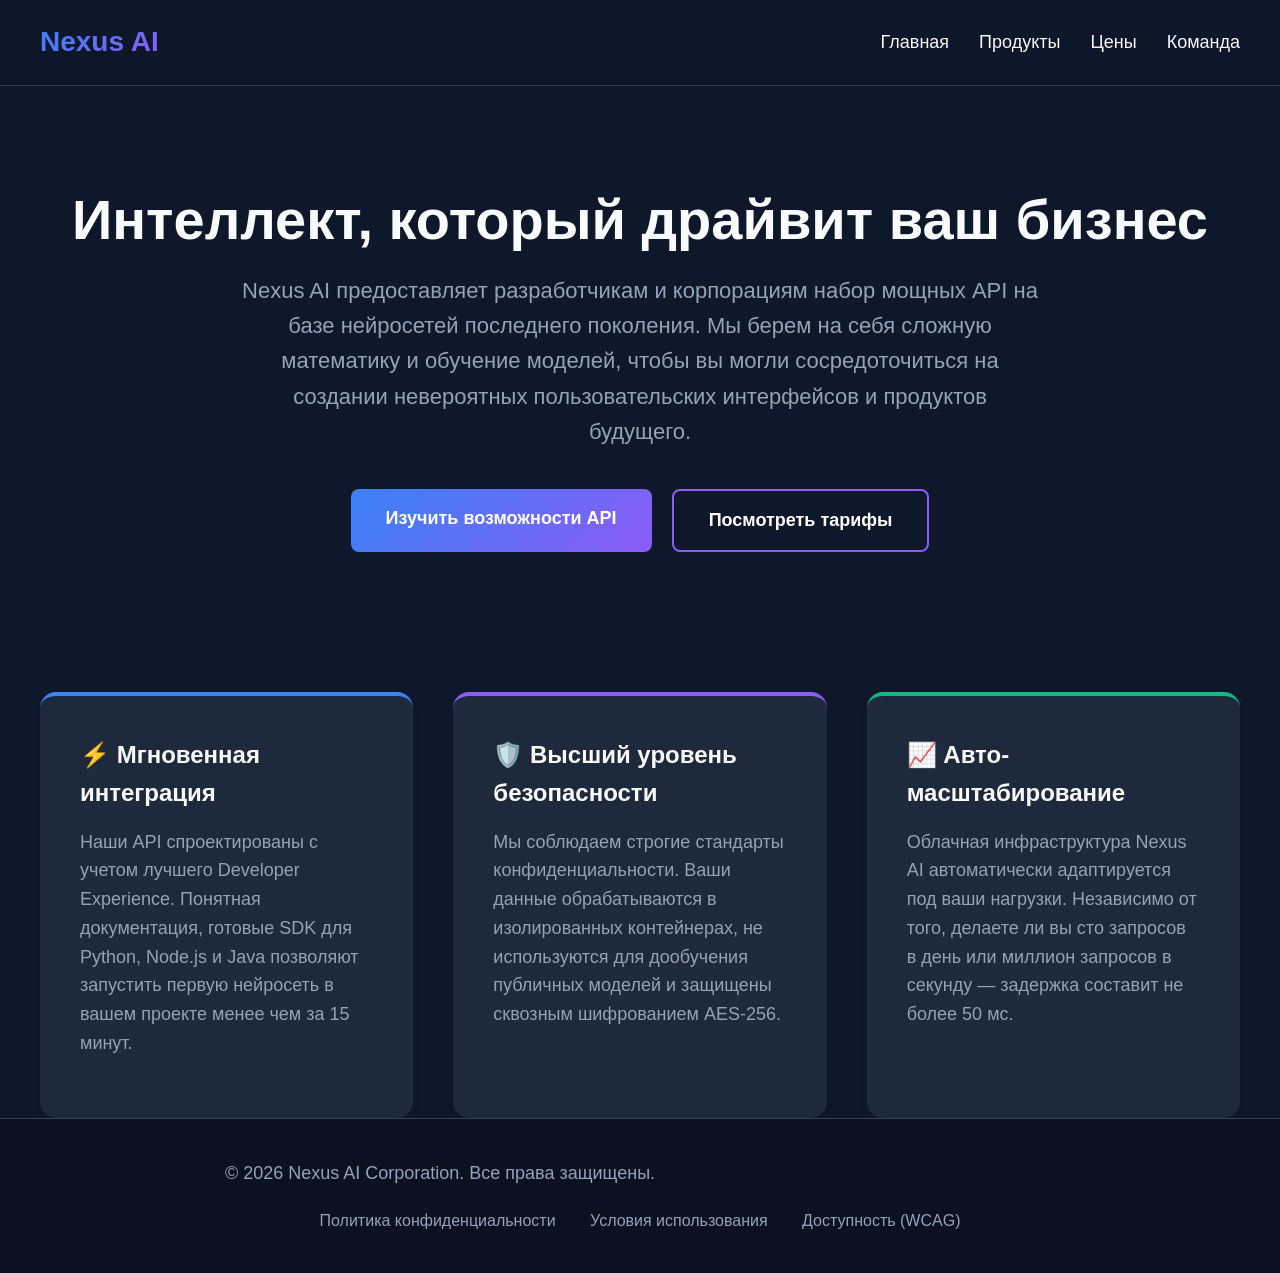
<file: index.html>
<!DOCTYPE html>
<html lang="ru">
<head>
    <meta charset="UTF-8">
    <meta name="viewport" content="width=device-width, initial-scale=1.0">
    <meta name="description" content="Nexus AI - передовые API искусственного интеллекта для интеграции в ваш бизнес. Компьютерное зрение, анализ текста и предиктивная аналитика.">
    <title>Nexus AI | Главная</title>
    <link rel="stylesheet" href="style.css">
</head>
<body>
    <header>
        <div class="container header-inner">
            <a href="index.html" class="logo">Nexus AI</a>
            <nav aria-label="Главная навигация">
                <ul>
                    <li><a href="index.html">Главная</a></li>
                    <li><a href="product.html">Продукты</a></li>
                    <li><a href="pricing.html">Цены</a></li>
                    <li><a href="team.html">Команда</a></li>
                </ul>
            </nav>
        </div>
    </header>

    <main class="container">
        <section style="text-align: center; padding: 100px 0;">
            <h1>Интеллект, который драйвит ваш бизнес</h1>
            <p style="margin: 0 auto 40px; font-size: 22px;">Nexus AI предоставляет разработчикам и корпорациям набор мощных API на базе нейросетей последнего поколения. Мы берем на себя сложную математику и обучение моделей, чтобы вы могли сосредоточиться на создании невероятных пользовательских интерфейсов и продуктов будущего.</p>
            
            <div style="display: flex; justify-content: center; gap: 20px;">
                <a href="product.html" class="btn">Изучить возможности API</a>
                <a href="pricing.html" class="btn btn-outline">Посмотреть тарифы</a>
            </div>
        </section>

        <section class="grid-3">
            <div class="card blue">
                <h3>⚡ Мгновенная интеграция</h3>
                <p>Наши API спроектированы с учетом лучшего Developer Experience. Понятная документация, готовые SDK для Python, Node.js и Java позволяют запустить первую нейросеть в вашем проекте менее чем за 15 минут.</p>
            </div>
            <div class="card purple">
                <h3>🛡️ Высший уровень безопасности</h3>
                <p>Мы соблюдаем строгие стандарты конфиденциальности. Ваши данные обрабатываются в изолированных контейнерах, не используются для дообучения публичных моделей и защищены сквозным шифрованием AES-256.</p>
            </div>
            <div class="card green">
                <h3>📈 Авто-масштабирование</h3>
                <p>Облачная инфраструктура Nexus AI автоматически адаптируется под ваши нагрузки. Независимо от того, делаете ли вы сто запросов в день или миллион запросов в секунду — задержка составит не более 50 мс.</p>
            </div>
        </section>
    </main>

    <footer>
        <div class="container">
            <p>&copy; 2026 Nexus AI Corporation. Все права защищены.</p>
            <div class="footer-links">
                <a href="#">Политика конфиденциальности</a>
                <a href="#">Условия использования</a>
                <a href="#">Доступность (WCAG)</a>
            </div>
        </div>
    </footer>
</body>
</html>
</file>
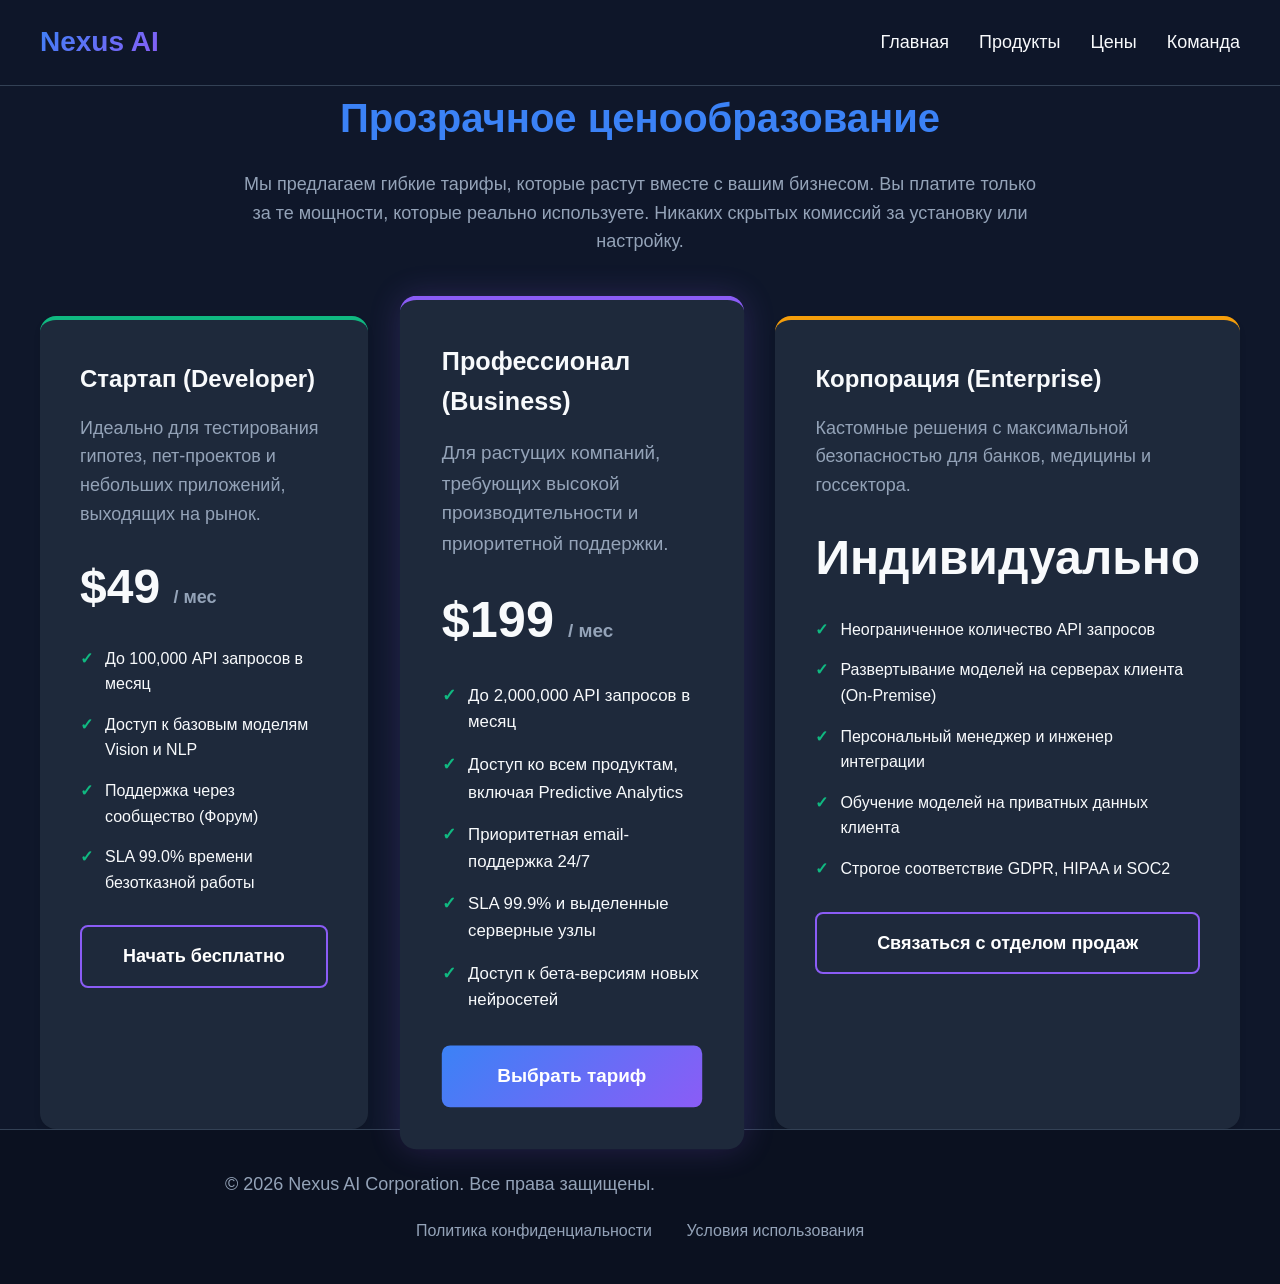
<file: pricing.html>
<!DOCTYPE html>
<html lang="ru">
<head>
    <meta charset="UTF-8">
    <meta name="viewport" content="width=device-width, initial-scale=1.0">
    <meta name="description" content="Тарифные планы Nexus AI. Прозрачные цены без скрытых платежей для стартапов и крупных корпораций.">
    <title>Nexus AI | Цены</title>
    <link rel="stylesheet" href="style.css">
</head>
<body>
    <header>
        <div class="container header-inner">
            <a href="index.html" class="logo">Nexus AI</a>
            <nav aria-label="Главная навигация">
                <ul>
                    <li><a href="index.html">Главная</a></li>
                    <li><a href="product.html">Продукты</a></li>
                    <li><a href="pricing.html">Цены</a></li>
                    <li><a href="team.html">Команда</a></li>
                </ul>
            </nav>
        </div>
    </header>

    <main class="container">
        <h2 style="text-align: center;">Прозрачное ценообразование</h2>
        <p style="text-align: center; margin: 0 auto 60px;">Мы предлагаем гибкие тарифы, которые растут вместе с вашим бизнесом. Вы платите только за те мощности, которые реально используете. Никаких скрытых комиссий за установку или настройку.</p>

        <div class="grid-3">
            <div class="card green">
                <h3>Стартап (Developer)</h3>
                <p>Идеально для тестирования гипотез, пет-проектов и небольших приложений, выходящих на рынок.</p>
                <div class="price-tag">$49 <span style="font-size: 18px; color: var(--text-muted);">/ мес</span></div>
                <ul class="price-list">
                    <li>До 100,000 API запросов в месяц</li>
                    <li>Доступ к базовым моделям Vision и NLP</li>
                    <li>Поддержка через сообщество (Форум)</li>
                    <li>SLA 99.0% времени безотказной работы</li>
                </ul>
                <a href="#" class="btn btn-outline" style="width: 100%; text-align: center;">Начать бесплатно</a>
            </div>

            <div class="card purple" style="transform: scale(1.05); box-shadow: 0 0 30px rgba(139, 92, 246, 0.2);">
                <h3>Профессионал (Business)</h3>
                <p>Для растущих компаний, требующих высокой производительности и приоритетной поддержки.</p>
                <div class="price-tag">$199 <span style="font-size: 18px; color: var(--text-muted);">/ мес</span></div>
                <ul class="price-list">
                    <li>До 2,000,000 API запросов в месяц</li>
                    <li>Доступ ко всем продуктам, включая Predictive Analytics</li>
                    <li>Приоритетная email-поддержка 24/7</li>
                    <li>SLA 99.9% и выделенные серверные узлы</li>
                    <li>Доступ к бета-версиям новых нейросетей</li>
                </ul>
                <a href="#" class="btn" style="width: 100%; text-align: center;">Выбрать тариф</a>
            </div>

            <div class="card orange">
                <h3>Корпорация (Enterprise)</h3>
                <p>Кастомные решения с максимальной безопасностью для банков, медицины и госсектора.</p>
                <div class="price-tag">Индивидуально</div>
                <ul class="price-list">
                    <li>Неограниченное количество API запросов</li>
                    <li>Развертывание моделей на серверах клиента (On-Premise)</li>
                    <li>Персональный менеджер и инженер интеграции</li>
                    <li>Обучение моделей на приватных данных клиента</li>
                    <li>Строгое соответствие GDPR, HIPAA и SOC2</li>
                </ul>
                <a href="#" class="btn btn-outline" style="width: 100%; text-align: center;">Связаться с отделом продаж</a>
            </div>
        </div>
    </main>

    <footer>
        <div class="container">
            <p>&copy; 2026 Nexus AI Corporation. Все права защищены.</p>
            <div class="footer-links">
                <a href="#">Политика конфиденциальности</a>
                <a href="#">Условия использования</a>
            </div>
        </div>
    </footer>
</body>
</html>
</file>
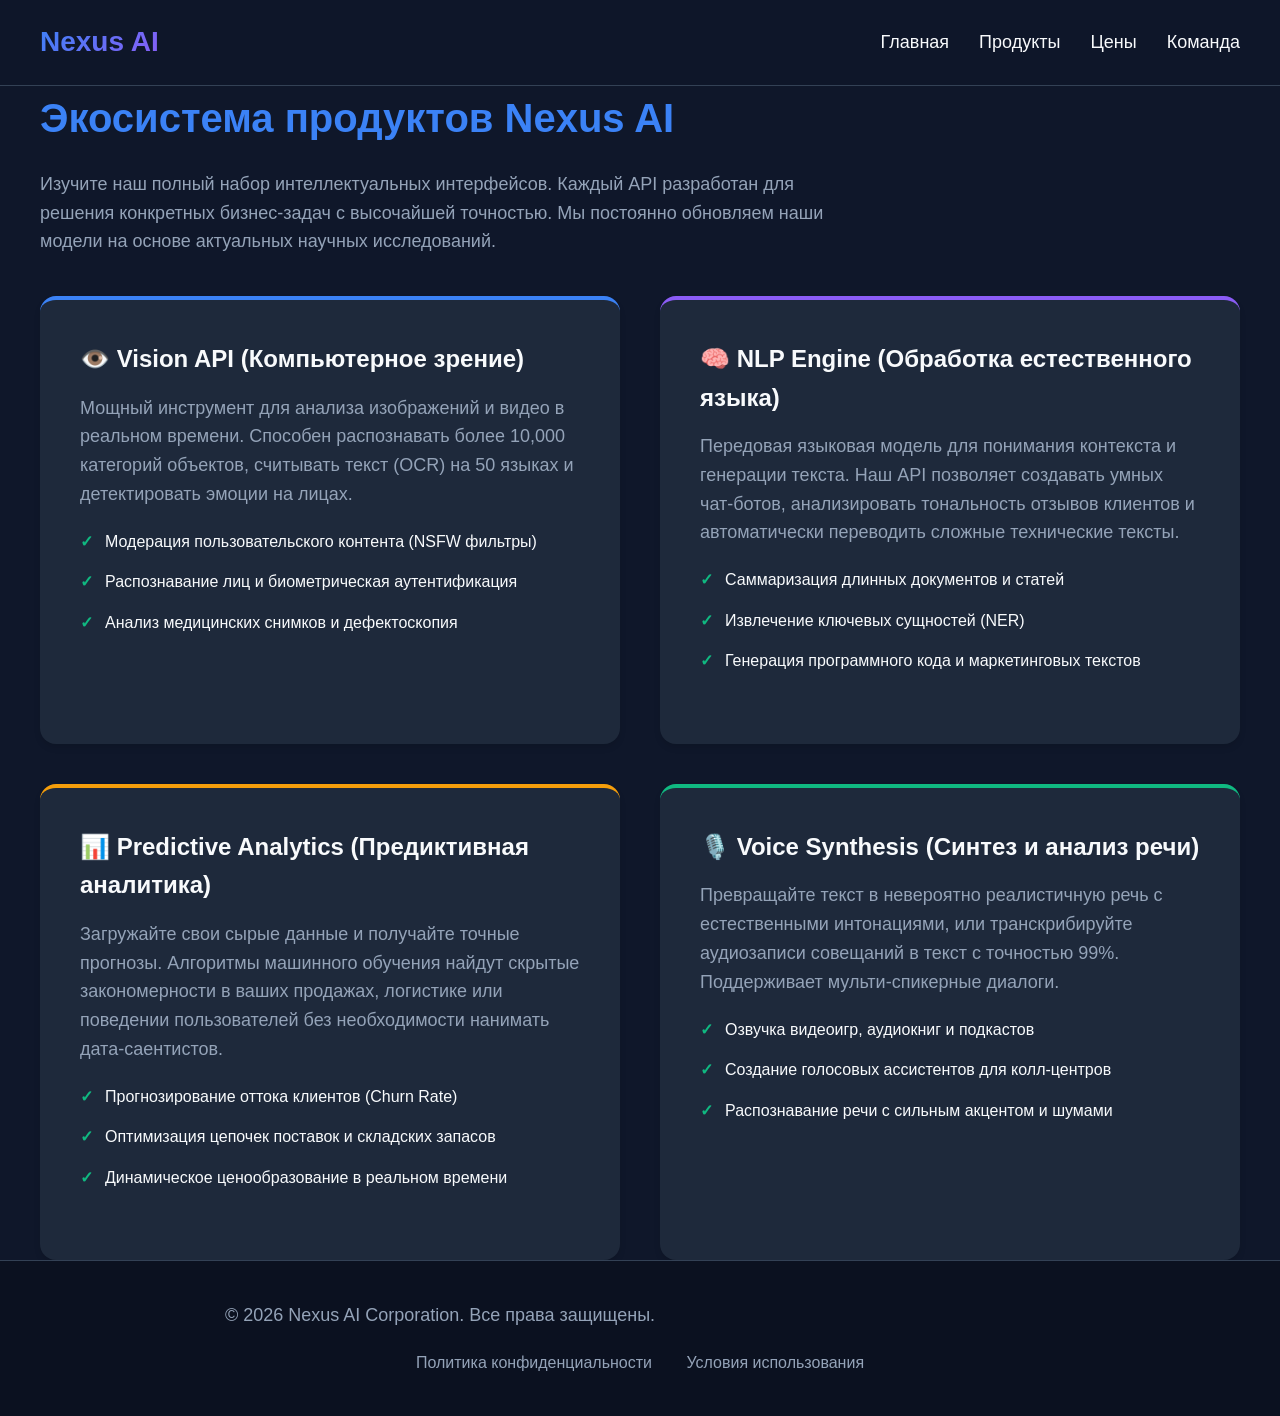
<file: product.html>
<!DOCTYPE html>
<html lang="ru">
<head>
    <meta charset="UTF-8">
    <meta name="viewport" content="width=device-width, initial-scale=1.0">
    <meta name="description" content="Список продуктов Nexus AI: Vision API, NLP Engine, Predictive Analytics, Voice Synthesis. Узнайте больше о наших возможностях.">
    <title>Nexus AI | Продукты</title>
    <link rel="stylesheet" href="style.css">
</head>
<body>
    <header>
        <div class="container header-inner">
            <a href="index.html" class="logo">Nexus AI</a>
            <nav aria-label="Главная навигация">
                <ul>
                    <li><a href="index.html">Главная</a></li>
                    <li><a href="product.html">Продукты</a></li>
                    <li><a href="pricing.html">Цены</a></li>
                    <li><a href="team.html">Команда</a></li>
                </ul>
            </nav>
        </div>
    </header>

    <main class="container">
        <h2>Экосистема продуктов Nexus AI</h2>
        <p>Изучите наш полный набор интеллектуальных интерфейсов. Каждый API разработан для решения конкретных бизнес-задач с высочайшей точностью. Мы постоянно обновляем наши модели на основе актуальных научных исследований.</p>

        <div class="grid-2">
            <div class="card blue">
                <h3>👁️ Vision API (Компьютерное зрение)</h3>
                <p>Мощный инструмент для анализа изображений и видео в реальном времени. Способен распознавать более 10,000 категорий объектов, считывать текст (OCR) на 50 языках и детектировать эмоции на лицах.</p>
                <ul class="price-list" style="margin-top: 20px;">
                    <li>Модерация пользовательского контента (NSFW фильтры)</li>
                    <li>Распознавание лиц и биометрическая аутентификация</li>
                    <li>Анализ медицинских снимков и дефектоскопия</li>
                </ul>
            </div>

            <div class="card purple">
                <h3>🧠 NLP Engine (Обработка естественного языка)</h3>
                <p>Передовая языковая модель для понимания контекста и генерации текста. Наш API позволяет создавать умных чат-ботов, анализировать тональность отзывов клиентов и автоматически переводить сложные технические тексты.</p>
                <ul class="price-list" style="margin-top: 20px;">
                    <li>Саммаризация длинных документов и статей</li>
                    <li>Извлечение ключевых сущностей (NER)</li>
                    <li>Генерация программного кода и маркетинговых текстов</li>
                </ul>
            </div>

            <div class="card orange">
                <h3>📊 Predictive Analytics (Предиктивная аналитика)</h3>
                <p>Загружайте свои сырые данные и получайте точные прогнозы. Алгоритмы машинного обучения найдут скрытые закономерности в ваших продажах, логистике или поведении пользователей без необходимости нанимать дата-саентистов.</p>
                <ul class="price-list" style="margin-top: 20px;">
                    <li>Прогнозирование оттока клиентов (Churn Rate)</li>
                    <li>Оптимизация цепочек поставок и складских запасов</li>
                    <li>Динамическое ценообразование в реальном времени</li>
                </ul>
            </div>

            <div class="card green">
                <h3>🎙️ Voice Synthesis (Синтез и анализ речи)</h3>
                <p>Превращайте текст в невероятно реалистичную речь с естественными интонациями, или транскрибируйте аудиозаписи совещаний в текст с точностью 99%. Поддерживает мульти-спикерные диалоги.</p>
                <ul class="price-list" style="margin-top: 20px;">
                    <li>Озвучка видеоигр, аудиокниг и подкастов</li>
                    <li>Создание голосовых ассистентов для колл-центров</li>
                    <li>Распознавание речи с сильным акцентом и шумами</li>
                </ul>
            </div>
        </div>
    </main>

    <footer>
        <div class="container">
            <p>&copy; 2026 Nexus AI Corporation. Все права защищены.</p>
            <div class="footer-links">
                <a href="#">Политика конфиденциальности</a>
                <a href="#">Условия использования</a>
            </div>
        </div>
    </footer>
</body>
</html>
</file>
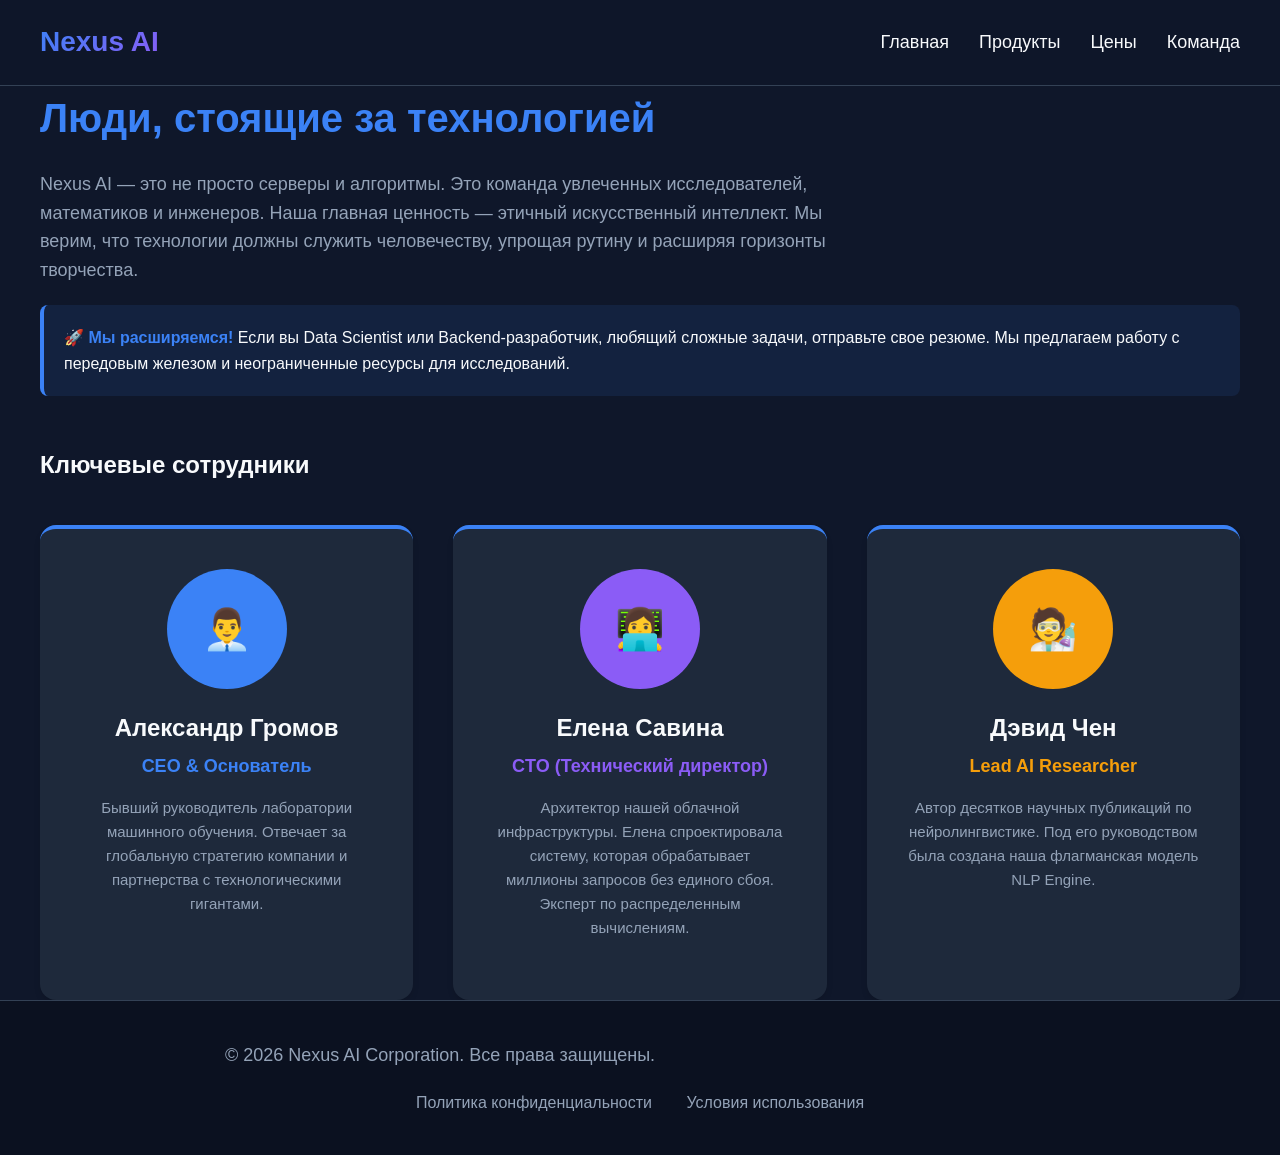
<file: team.html>
<!DOCTYPE html>
<html lang="ru">
<head>
    <meta charset="UTF-8">
    <meta name="viewport" content="width=device-width, initial-scale=1.0">
    <meta name="description" content="Команда Nexus AI. Познакомьтесь с инженерами, исследователями и визионерами, создающими будущее искусственного интеллекта. Мы нанимаем!">
    <title>Nexus AI | Команда</title>
    <link rel="stylesheet" href="style.css">
</head>
<body>
    <header>
        <div class="container header-inner">
            <a href="index.html" class="logo">Nexus AI</a>
            <nav aria-label="Главная навигация">
                <ul>
                    <li><a href="index.html">Главная</a></li>
                    <li><a href="product.html">Продукты</a></li>
                    <li><a href="pricing.html">Цены</a></li>
                    <li><a href="team.html">Команда</a></li>
                </ul>
            </nav>
        </div>
    </header>

    <main class="container">
        <h2>Люди, стоящие за технологией</h2>
        <p>Nexus AI — это не просто серверы и алгоритмы. Это команда увлеченных исследователей, математиков и инженеров. Наша главная ценность — этичный искусственный интеллект. Мы верим, что технологии должны служить человечеству, упрощая рутину и расширяя горизонты творчества.</p>
        
        <div style="background-color: rgba(59, 130, 246, 0.1); padding: 20px; border-radius: 8px; border-left: 4px solid var(--accent-blue); margin-bottom: 50px;">
            <strong style="color: var(--accent-blue);">🚀 Мы расширяемся!</strong> Если вы Data Scientist или Backend-разработчик, любящий сложные задачи, отправьте свое резюме. Мы предлагаем работу с передовым железом и неограниченные ресурсы для исследований.
        </div>

        <h3 style="margin-bottom: 30px;">Ключевые сотрудники</h3>
        <div class="grid-3">
            <div class="card" style="text-align: center;">
                <div style="width: 120px; height: 120px; background-color: var(--accent-blue); border-radius: 50%; margin: 0 auto 20px; display: flex; align-items: center; justify-content: center; font-size: 40px;">👨‍💼</div>
                <h3 style="color: var(--text-main); margin-bottom: 5px;">Александр Громов</h3>
                <p style="color: var(--accent-blue); font-weight: bold; margin-bottom: 15px;">CEO & Основатель</p>
                <p style="font-size: 15px;">Бывший руководитель лаборатории машинного обучения. Отвечает за глобальную стратегию компании и партнерства с технологическими гигантами.</p>
            </div>

            <div class="card" style="text-align: center;">
                <div style="width: 120px; height: 120px; background-color: var(--accent-purple); border-radius: 50%; margin: 0 auto 20px; display: flex; align-items: center; justify-content: center; font-size: 40px;">👩‍💻</div>
                <h3 style="color: var(--text-main); margin-bottom: 5px;">Елена Савина</h3>
                <p style="color: var(--accent-purple); font-weight: bold; margin-bottom: 15px;">CTO (Технический директор)</p>
                <p style="font-size: 15px;">Архитектор нашей облачной инфраструктуры. Елена спроектировала систему, которая обрабатывает миллионы запросов без единого сбоя. Эксперт по распределенным вычислениям.</p>
            </div>

            <div class="card" style="text-align: center;">
                <div style="width: 120px; height: 120px; background-color: var(--accent-orange); border-radius: 50%; margin: 0 auto 20px; display: flex; align-items: center; justify-content: center; font-size: 40px;">🧑‍🔬</div>
                <h3 style="color: var(--text-main); margin-bottom: 5px;">Дэвид Чен</h3>
                <p style="color: var(--accent-orange); font-weight: bold; margin-bottom: 15px;">Lead AI Researcher</p>
                <p style="font-size: 15px;">Автор десятков научных публикаций по нейролингвистике. Под его руководством была создана наша флагманская модель NLP Engine.</p>
            </div>
        </div>
    </main>

    <footer>
        <div class="container">
            <p>&copy; 2026 Nexus AI Corporation. Все права защищены.</p>
            <div class="footer-links">
                <a href="#">Политика конфиденциальности</a>
                <a href="#">Условия использования</a>
            </div>
        </div>
    </footer>
</body>
</html>
</file>
<file: style.css>
/* =================================================у
   1. БАЗОВЫЕ НАСТРОЙКИ И ПЕРЕМЕННЫЕ
   ================================================= */
* {
    margin: 0;
    padding: 0;
    box-sizing: border-box;
}

:root {
    --bg-dark: #0f172a;
    --bg-card: #1e293b;
    --text-main: #f8fafc;
    --text-muted: #94a3b8;
    
    --accent-blue: #3b82f6;
    --accent-purple: #8b5cf6;
    --accent-green: #10b981;
    --accent-orange: #f59e0b;
    --accent-gradient: linear-gradient(135deg, var(--accent-blue), var(--accent-purple));
}

body {
    font-family: 'Segoe UI', Roboto, Helvetica, Arial, sans-serif;
    background-color: var(--bg-dark);
    color: var(--text-main);
    line-height: 1.6;
    display: flex;
    flex-direction: column;
    min-height: 100vh;
}

.container {
    max-width: 1800px;
    margin: 0 auto;
    padding: 0 40px;
    width: 100%;
}

/* =================================================
   2. ШАПКА (HEADER) И НАВИГАЦИЯ
   ================================================= */
header {
    background-color: rgba(15, 23, 42, 0.95);
    border-bottom: 1px solid #334155;
    padding: 20px 0;
    position: sticky;
    top: 0;
    z-index: 100;
}

.header-inner {
    display: flex;
    justify-content: space-between;
    align-items: center;
}

.logo {
    font-size: 28px;
    font-weight: bold;
    text-decoration: none;
    background: var(--accent-gradient);
    -webkit-background-clip: text;
    -webkit-text-fill-color: transparent;
}

nav ul {
    list-style: none;
    display: flex;
    gap: 30px;
}

nav a {
    text-decoration: none;
    color: var(--text-main);
    font-weight: 500;
    font-size: 18px;
    transition: color 0.3s ease;
}

nav a:hover {
    color: var(--accent-blue);
}

/* =================================================
   3. КАРТОЧКИ И АНИМАЦИЯ (ДВИЖЕНИЕ)
   ================================================= */

/* Базовый вид карточки */
.card {
    background-color: var(--bg-card);
    padding: 40px;
    border-radius: 16px;
    border-top: 4px solid var(--accent-blue); /* Цвет по умолчанию */
    box-shadow: 0 4px 6px rgba(0,0,0,0.1);
    
    /* Плавность перехода для всех эффектов */
    transition: transform 0.3s cubic-bezier(0.4, 0, 0.2, 1), 
                box-shadow 0.3s ease, 
                border-color 0.3s ease;
}

/* Эффект при наведении (общий для всех) */
.card:hover {
    transform: translateY(-12px) scale(1.03); /* Всплывает и увеличивается */
}

/* Разнообразие цветов и свечения при наведении */
.card.green { border-color: var(--accent-green); }
.card.green:hover { box-shadow: 0 20px 40px rgba(16, 185, 129, 0.2); }

.card.purple { border-color: var(--accent-purple); }
.card.purple:hover { box-shadow: 0 20px 40px rgba(139, 92, 246, 0.2); }

.card.orange { border-color: var(--accent-orange); }
.card.orange:hover { box-shadow: 0 20px 40px rgba(245, 158, 11, 0.2); }

.card.blue:hover { box-shadow: 0 20px 40px rgba(59, 130, 246, 0.2); }

/* =================================================
   4. СЕТКИ (LAYOUT)
   ================================================= */
main {
    flex: 1;
    padding: 60px 0;
}

.grid-3 {
    display: grid;
    grid-template-columns: repeat(3, 1fr);
    gap: 40px;
    margin-top: 40px;
}

.grid-2 {
    display: grid;
    grid-template-columns: repeat(2, 1fr);
    gap: 40px;
    margin-top: 40px;
}

/* =================================================
   5. ТИПОГРАФИКА И КНОПКИ
   ================================================= */
h1 { font-size: 56px; margin-bottom: 20px; line-height: 1.2; }
h2 { font-size: 40px; margin-bottom: 20px; color: var(--accent-blue); }
h3 { font-size: 24px; margin-bottom: 15px; }
p { font-size: 18px; margin-bottom: 20px; color: var(--text-muted); max-width: 800px; }

.btn {
    display: inline-block;
    padding: 15px 35px;
    background: var(--accent-gradient);
    color: white;
    text-decoration: none;
    border-radius: 8px;
    font-size: 18px;
    font-weight: bold;
    transition: transform 0.2s, box-shadow 0.2s;
}

.btn:hover {
    transform: translateY(-3px);
    box-shadow: 0 10px 20px rgba(139, 92, 246, 0.3);
}

.btn-outline {
    background: transparent;
    border: 2px solid var(--accent-purple);
}

/* Элементы цен */
.price-tag {
    font-size: 48px;
    font-weight: bold;
    color: var(--text-main);
    margin: 20px 0;
}

.price-list {
    list-style: none;
    margin-bottom: 30px;
}

.price-list li {
    margin-bottom: 15px;
    font-size: 16px;
    padding-left: 25px;
    position: relative;
}

.price-list li::before {
    content: "✓";
    color: var(--accent-green);
    position: absolute;
    left: 0;
    font-weight: bold;
}

/* =================================================
   6. ПОДВАЛ (FOOTER)
   ================================================= */
footer {
    background-color: #0b1120;
    padding: 40px 0;
    text-align: center;
    border-top: 1px solid #334155;
    margin-top: auto;
}

.footer-links {
    margin-top: 15px;
}

.footer-links a {
    color: var(--text-muted);
    text-decoration: none;
    margin: 0 15px;
}

.footer-links a:hover {
    color: var(--text-main);
}
</file>
